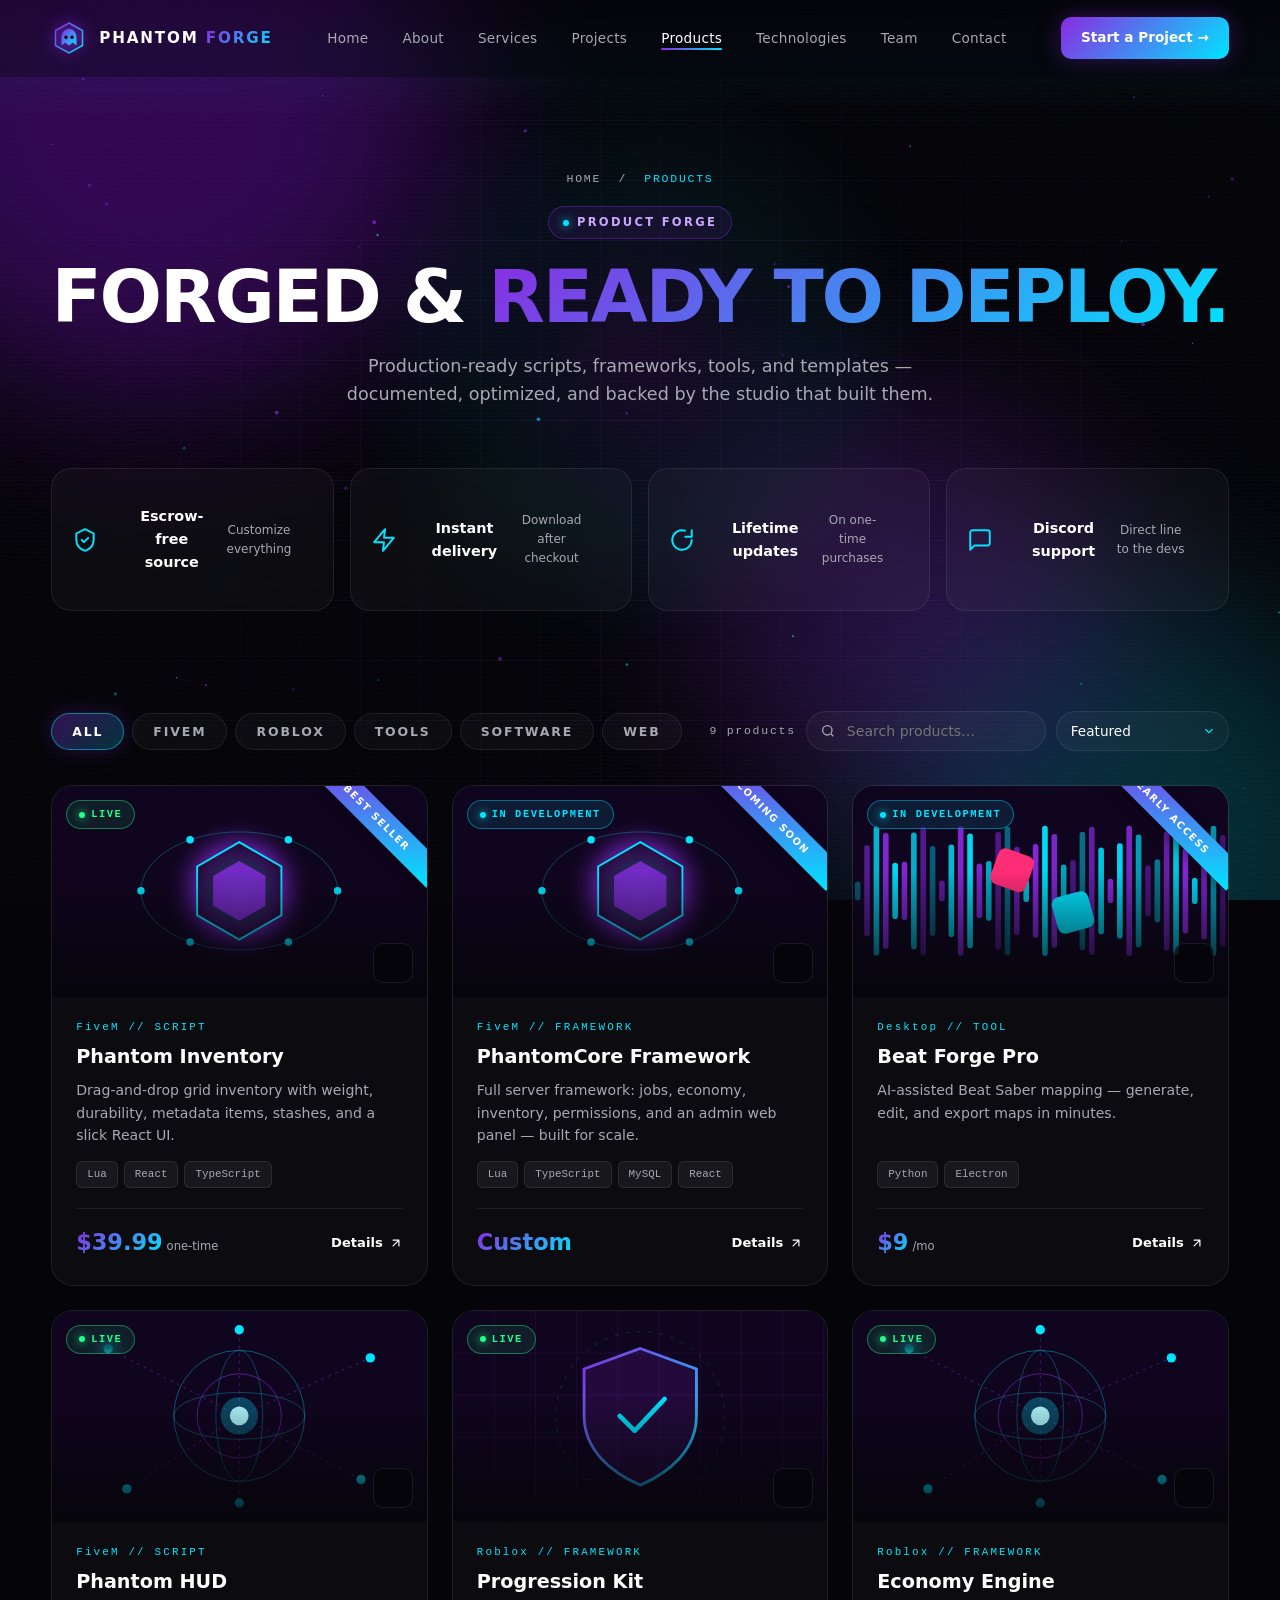
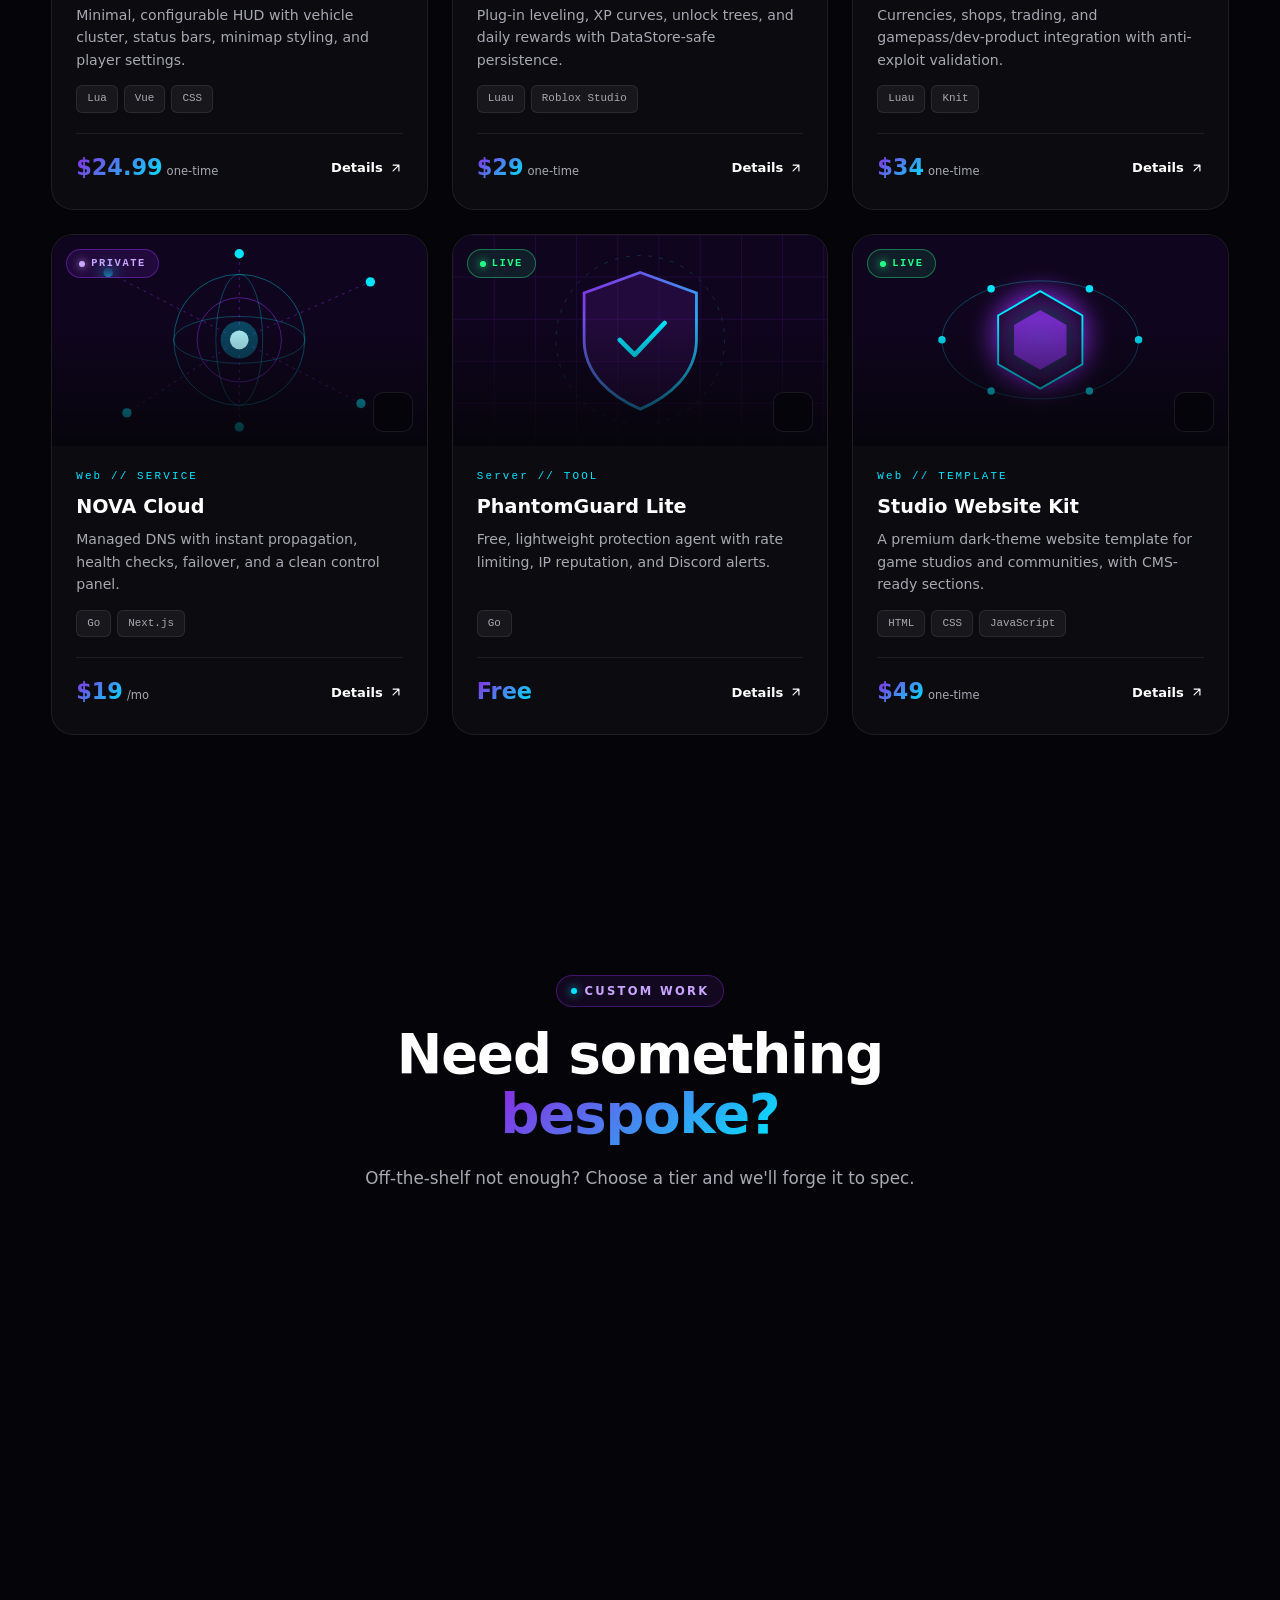
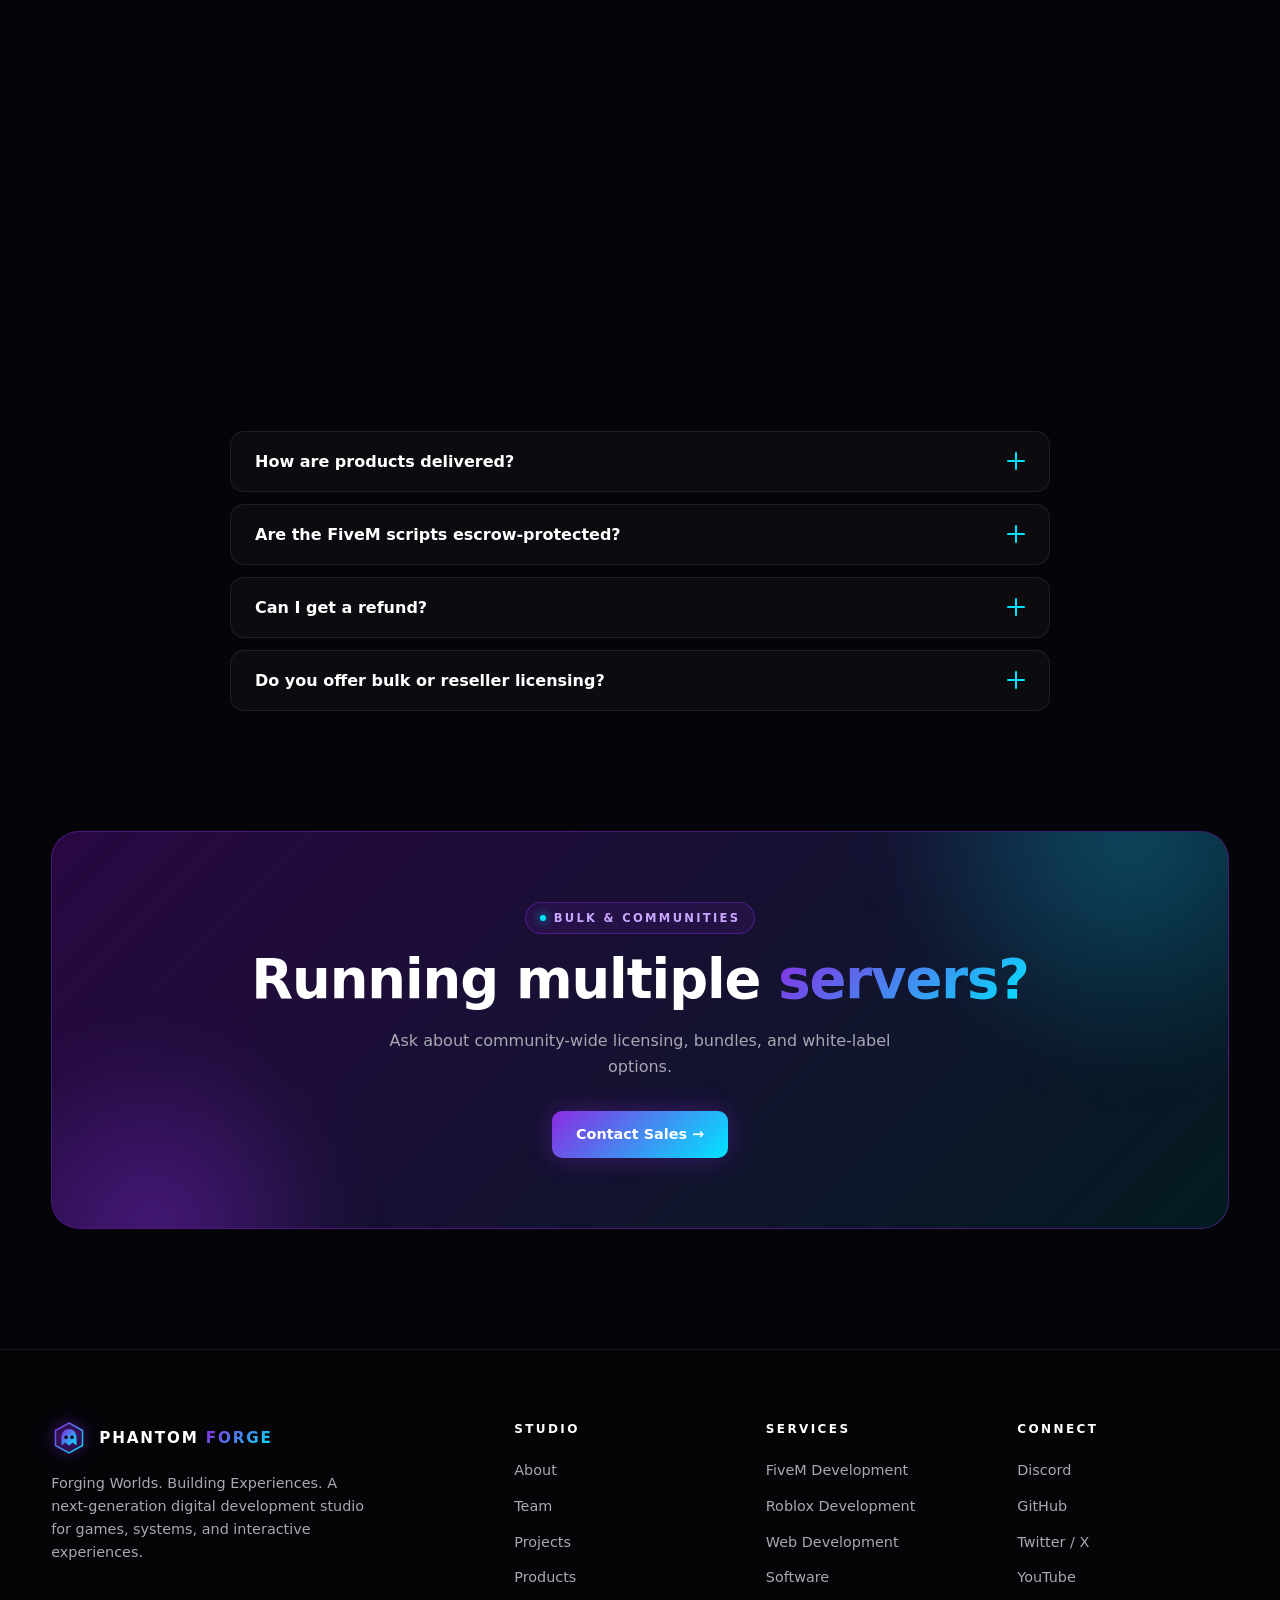
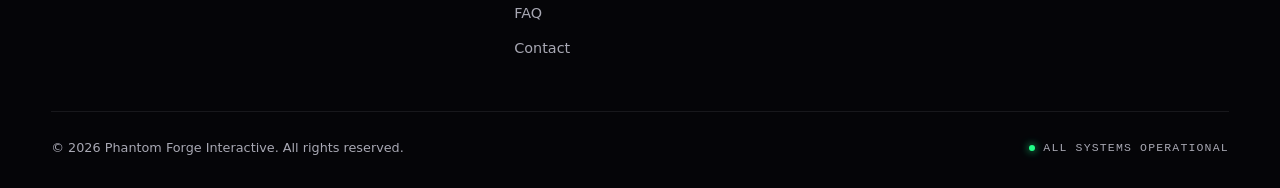
<file: products.html>
<!DOCTYPE html>
<html lang="en">
<head>
<meta charset="UTF-8" />
<meta name="viewport" content="width=device-width, initial-scale=1.0" />
<title>Products — Phantom Forge Interactive</title>
<meta name="description" content="Phantom Forge Interactive is a next-generation digital development studio creating immersive games, powerful systems, and interactive experiences." />
<link rel="stylesheet" href="assets/style.css">
</head>
<body>

<!-- ================= BACKGROUND ================= -->
<div id="bg">
  <div class="grid"></div>
  <div class="blob b1"></div>
  <div class="blob b2"></div>
  <div class="blob b3"></div>
  <canvas id="particles"></canvas>
  <div class="scan"></div>
  <div class="scanline"></div>
</div>
<div id="mouseGlow"></div>
<div class="noise"></div>

<!-- ================= NAVBAR ================= -->
<header id="header">
  <div class="container">
    <nav>
      <a href="index.html#home" class="logo" aria-label="Phantom Forge Interactive home">
        <div class="mark">
          <svg viewBox="0 0 48 48" fill="none">
            <defs><linearGradient id="lg" x1="0" y1="0" x2="1" y2="1"><stop offset="0" stop-color="#8A2BE2"/><stop offset="1" stop-color="#00E5FF"/></linearGradient></defs>
            <path d="M24 4 L42 14 V34 L24 44 L6 34 V14 Z" stroke="url(#lg)" stroke-width="2" fill="rgba(138,43,226,.12)"/>
            <path d="M24 12 C17 12 14 18 14 24 V34 L19 30 L24 34 L29 30 L34 34 V24 C34 18 31 12 24 12Z" fill="url(#lg)"/>
            <circle cx="20" cy="23" r="2.2" fill="#050509"/><circle cx="28" cy="23" r="2.2" fill="#050509"/>
          </svg>
        </div>
        <span>PHANTOM <b>FORGE</b></span>
      </a>
      <ul class="nav-links" id="navLinks">
        <li><a href="index.html#home">Home</a></li>
        <li><a href="index.html#about">About</a></li>
        <li><a href="index.html#services">Services</a></li>
        <li><a href="index.html#projects">Projects</a></li>
        <li><a href="products.html" class="active">Products</a></li>
        <li><a href="index.html#technologies">Technologies</a></li>
        <li><a href="index.html#team">Team</a></li>
        <li><a href="index.html#contact">Contact</a></li>
      </ul>
      <a href="index.html#contact" class="btn btn-primary nav-cta"><span>Start a Project →</span></a>
      <button class="hamburger" id="hamburger" aria-label="Toggle menu" aria-expanded="false">
        <span></span><span></span><span></span>
      </button>
    </nav>
  </div>
</header>
<div class="mobile-menu" id="mobileMenu">
  <a href="index.html#home">Home</a><a href="index.html#about">About</a><a href="index.html#services">Services</a><a href="index.html#projects">Projects</a>
  <a href="products.html" class="active">Products</a>
  <a href="index.html#technologies">Technologies</a><a href="index.html#team">Team</a><a href="index.html#contact">Contact</a>
  <a href="index.html#contact" class="btn btn-primary"><span>Start a Project →</span></a>
</div>

<main>
<section class="page-hero">
  <div class="container">
    <div class="crumbs reveal"><a href="index.html">HOME</a> &nbsp;/&nbsp; <span style="color:var(--cyan)">PRODUCTS</span></div>
    <span class="badge reveal">Product Forge</span>
    <h1 class="reveal">Forged &amp; <span class="grad-text">Ready to Deploy.</span></h1>
    <p class="reveal">Production-ready scripts, frameworks, tools, and templates — documented, optimized, and backed by the studio that built them.</p>
    <div class="trust">
      <div class="glass reveal"><svg viewBox="0 0 24 24"><path d="M12 2 20 6v6c0 5-3.5 8.5-8 10-4.5-1.5-8-5-8-10V6z"/><path d="m9 12 2 2 4-4"/></svg><div><b>Escrow-free source</b><small>Customize everything</small></div></div>
      <div class="glass reveal"><svg viewBox="0 0 24 24"><path d="M13 2 3 14h9l-1 8 10-12h-9l1-8z"/></svg><div><b>Instant delivery</b><small>Download after checkout</small></div></div>
      <div class="glass reveal"><svg viewBox="0 0 24 24"><path d="M21 12a9 9 0 1 1-6.2-8.56"/><path d="M21 3v6h-6"/></svg><div><b>Lifetime updates</b><small>On one-time purchases</small></div></div>
      <div class="glass reveal"><svg viewBox="0 0 24 24"><path d="M21 15a2 2 0 0 1-2 2H7l-4 4V5a2 2 0 0 1 2-2h14a2 2 0 0 1 2 2z"/></svg><div><b>Discord support</b><small>Direct line to the devs</small></div></div>
    </div>
  </div>
</section>

<section id="catalog" style="padding-top:40px">
  <div class="container">
    <div class="toolbar reveal">
      <div class="filters" id="productFilters"></div>
      <div class="toolbar-right">
        <span class="count" id="productCount"></span>
        <div class="search"><svg viewBox="0 0 24 24"><circle cx="11" cy="11" r="7"/><path d="m20 20-3.5-3.5"/></svg><input id="productSearch" type="search" placeholder="Search products…"></div>
        <select id="productSort" aria-label="Sort">
          <option value="featured">Featured</option><option value="price-asc">Price: Low → High</option><option value="price-desc">Price: High → Low</option><option value="name">Name A–Z</option>
        </select>
      </div>
    </div>
    <div class="products-grid" id="productsGrid"></div>
    <div class="empty" id="productEmpty">// no products match your search</div>
  </div>
</section>

<section id="pricing">
  <div class="container">
    <div class="section-head center reveal">
      <span class="badge">Custom Work</span>
      <h2>Need something <span class="grad-text">bespoke?</span></h2>
      <p>Off-the-shelf not enough? Choose a tier and we'll forge it to spec.</p>
    </div>
    <div class="tiers" id="tiersGrid"></div>
  </div>
</section>

<section id="product-faq" style="padding-top:0">
  <div class="container">
    <div class="section-head center reveal">
      <span class="badge">Licensing & Delivery</span>
      <h2>Product <span class="grad-text">FAQ</span></h2>
    </div>
    <div class="faq-list" id="productFaq"></div>
  </div>
</section>

<section style="padding-top:0">
  <div class="container">
    <div class="cta-banner reveal">
      <span class="badge">Bulk & Communities</span>
      <h2>Running multiple <span class="grad-text">servers?</span></h2>
      <p>Ask about community-wide licensing, bundles, and white-label options.</p>
      <a href="index.html#contact" class="btn btn-primary"><span>Contact Sales →</span></a>
    </div>
  </div>
</section>
</main>

<!-- ================= FOOTER ================= -->
<footer>
  <div class="container">
    <div class="footer-grid">
      <div>
        <a href="index.html#home" class="logo">
          <div class="mark"><svg viewBox="0 0 48 48" fill="none"><path d="M24 4 L42 14 V34 L24 44 L6 34 V14 Z" stroke="url(#lg)" stroke-width="2" fill="rgba(138,43,226,.12)"/><path d="M24 12 C17 12 14 18 14 24 V34 L19 30 L24 34 L29 30 L34 34 V24 C34 18 31 12 24 12Z" fill="url(#lg)"/><circle cx="20" cy="23" r="2.2" fill="#050509"/><circle cx="28" cy="23" r="2.2" fill="#050509"/></svg></div>
          <span>PHANTOM <b>FORGE</b></span>
        </a>
        <p>Forging Worlds. Building Experiences. A next-generation digital development studio for games, systems, and interactive experiences.</p>
      </div>
      <div><h5>Studio</h5><ul><li><a href="index.html#about">About</a></li><li><a href="index.html#team">Team</a></li><li><a href="index.html#projects">Projects</a></li><li><a href="products.html">Products</a></li><li><a href="index.html#faq">FAQ</a></li><li><a href="index.html#contact">Contact</a></li></ul></div>
      <div><h5>Services</h5><ul><li><a href="index.html#services">FiveM Development</a></li><li><a href="index.html#services">Roblox Development</a></li><li><a href="index.html#services">Web Development</a></li><li><a href="index.html#services">Software</a></li></ul></div>
      <div><h5>Connect</h5><ul id="footerSocial"></ul></div>
    </div>
    <div class="footer-bottom">
      <span>© <span id="year"></span> Phantom Forge Interactive. All rights reserved.</span>
      <span class="mono"><span class="dot" style="width:6px;height:6px;border-radius:50%;background:#22ff88;box-shadow:0 0 8px #22ff88;display:inline-block"></span> ALL SYSTEMS OPERATIONAL</span>
    </div>
  </div>
</footer>

<!-- ================= MODAL ================= -->
<div class="modal" id="modal" role="dialog" aria-modal="true" aria-hidden="true">
  <div class="modal-box" id="modalBox"></div>
</div>

<button id="toTop" aria-label="Back to top"><svg viewBox="0 0 24 24"><path d="M12 19V5M5 12l7-7 7 7"/></svg></button>
<div class="toast" id="toast"></div>

<script src="assets/config.js"></script>
<script src="assets/main.js"></script>
</body>
</html>
</file>
<file: assets/style.css>
/* ============================================================
   PHANTOM FORGE INTERACTIVE — CORE STYLES
   ============================================================ */
:root{
  --black:#050509;
  --dpurple:#10051F;
  --phantom:#6A0DAD;
  --electric:#8A2BE2;
  --cyan:#00E5FF;
  --bcyan:#00FFFF;
  --white:#FFFFFF;
  --muted:#A8A8B3;
  --glass:rgba(255,255,255,0.03);
  --glass-border:rgba(255,255,255,0.08);
  --grad:linear-gradient(135deg,var(--electric),var(--cyan));
  --font:"Inter","Segoe UI",system-ui,-apple-system,Roboto,Helvetica,Arial,sans-serif;
  --mono:"JetBrains Mono","SF Mono","Fira Code",Consolas,monospace;
  --ease:cubic-bezier(.22,1,.36,1);
}
*{margin:0;padding:0;box-sizing:border-box}
html{scroll-behavior:smooth;scroll-padding-top:90px}
body{
  font-family:var(--font);
  background:var(--black);
  color:var(--white);
  line-height:1.6;
  overflow-x:hidden;
  -webkit-font-smoothing:antialiased;
}
::selection{background:var(--electric);color:#fff}
a{color:inherit;text-decoration:none}
button{font-family:inherit;cursor:pointer;border:none;background:none;color:inherit}
img,svg{display:block;max-width:100%}
.container{width:min(1200px,92%);margin:0 auto}
section{position:relative;padding:120px 0}
@media(max-width:768px){section{padding:80px 0}}

/* ---------- scrollbar ---------- */
::-webkit-scrollbar{width:8px}
::-webkit-scrollbar-track{background:var(--black)}
::-webkit-scrollbar-thumb{background:linear-gradient(var(--phantom),var(--cyan));border-radius:8px}

/* ============================================================
   BACKGROUND LAYERS
   ============================================================ */
#bg{position:fixed;inset:0;z-index:0;pointer-events:none;overflow:hidden}
#bg .grid{
  position:absolute;inset:0;
  background-image:
    linear-gradient(rgba(138,43,226,.07) 1px,transparent 1px),
    linear-gradient(90deg,rgba(138,43,226,.07) 1px,transparent 1px);
  background-size:60px 60px;
  mask-image:radial-gradient(ellipse at center,#000 30%,transparent 80%);
  -webkit-mask-image:radial-gradient(ellipse at center,#000 30%,transparent 80%);
}
#bg .blob{position:absolute;border-radius:50%;filter:blur(90px);opacity:.45;animation:drift 22s ease-in-out infinite alternate}
#bg .b1{width:600px;height:600px;background:var(--phantom);top:-200px;left:-150px}
#bg .b2{width:500px;height:500px;background:var(--cyan);opacity:.18;bottom:-200px;right:-100px;animation-delay:-8s;animation-duration:28s}
#bg .b3{width:400px;height:400px;background:var(--electric);top:45%;left:55%;opacity:.25;animation-delay:-14s}
@keyframes drift{
  0%{transform:translate(0,0) scale(1)}
  50%{transform:translate(60px,-40px) scale(1.1)}
  100%{transform:translate(-40px,60px) scale(.95)}
}
#bg .scan{
  position:absolute;inset:0;
  background:repeating-linear-gradient(0deg,transparent 0 3px,rgba(255,255,255,.012) 3px 4px);
}
#bg .scanline{
  position:absolute;left:0;right:0;height:120px;
  background:linear-gradient(transparent,rgba(0,229,255,.04),transparent);
  animation:scan 9s linear infinite;
}
@keyframes scan{from{top:-120px}to{top:100%}}
#mouseGlow{
  position:fixed;width:600px;height:600px;border-radius:50%;
  background:radial-gradient(circle,rgba(138,43,226,.14),rgba(0,229,255,.05) 40%,transparent 70%);
  transform:translate(-50%,-50%);pointer-events:none;z-index:0;
  transition:opacity .4s;left:50%;top:40%;
}
#particles{position:absolute;inset:0}
.noise{position:fixed;inset:0;z-index:0;pointer-events:none;opacity:.035;
  background-image:url("data:image/svg+xml,%3Csvg xmlns='http://www.w3.org/2000/svg' width='200' height='200'%3E%3Cfilter id='n'%3E%3CfeTurbulence baseFrequency='.8' numOctaves='2'/%3E%3C/filter%3E%3Crect width='200' height='200' filter='url(%23n)'/%3E%3C/svg%3E")}
main,header,footer{position:relative;z-index:1}

/* ============================================================
   NAVBAR
   ============================================================ */
header{
  position:fixed;top:0;left:0;right:0;z-index:100;
  transition:background .4s,border-color .4s,padding .4s;
  border-bottom:1px solid transparent;
  backdrop-filter:blur(14px);-webkit-backdrop-filter:blur(14px);
  background:rgba(5,5,9,.35);
}
header.scrolled{background:rgba(5,5,9,.82);border-color:var(--glass-border)}
nav{display:flex;align-items:center;justify-content:space-between;height:76px}
.logo{display:flex;align-items:center;gap:12px;font-weight:800;letter-spacing:.12em;font-size:.95rem}
.logo .mark{width:36px;height:36px;position:relative}
.logo .mark svg{width:100%;height:100%;filter:drop-shadow(0 0 8px rgba(138,43,226,.8))}
.logo span b{background:var(--grad);-webkit-background-clip:text;background-clip:text;color:transparent}
.nav-links{display:flex;gap:6px;list-style:none}
.nav-links a{
  position:relative;padding:8px 14px;font-size:.85rem;color:var(--muted);
  border-radius:8px;transition:color .3s;font-weight:500;letter-spacing:.02em;
}
.nav-links a::after{
  content:"";position:absolute;left:14px;right:14px;bottom:4px;height:2px;
  background:var(--grad);border-radius:2px;transform:scaleX(0);transform-origin:left;
  transition:transform .4s var(--ease);
}
.nav-links a:hover,.nav-links a.active{color:#fff}
.nav-links a.active::after{transform:scaleX(1)}
.btn{
  display:inline-flex;align-items:center;gap:8px;padding:12px 24px;border-radius:10px;
  font-weight:600;font-size:.9rem;position:relative;overflow:hidden;
  transition:transform .3s var(--ease),box-shadow .3s;
}
.btn-primary{background:var(--grad);color:#fff;box-shadow:0 0 24px rgba(138,43,226,.35)}
.btn-primary::before{
  content:"";position:absolute;inset:0;background:linear-gradient(135deg,var(--cyan),var(--electric));
  opacity:0;transition:opacity .4s;
}
.btn-primary span{position:relative;z-index:1}
.btn-primary:hover{transform:translateY(-2px);box-shadow:0 0 40px rgba(0,229,255,.4)}
.btn-primary:hover::before{opacity:1}
.btn-ghost{border:1px solid var(--glass-border);background:var(--glass);color:#fff;backdrop-filter:blur(8px)}
.btn-ghost:hover{border-color:rgba(0,229,255,.5);box-shadow:0 0 24px rgba(0,229,255,.15);transform:translateY(-2px)}
.nav-cta{padding:10px 20px;font-size:.85rem}
.hamburger{display:none;flex-direction:column;gap:5px;padding:8px;width:40px;height:40px;justify-content:center;align-items:center;border-radius:8px;border:1px solid var(--glass-border)}
.hamburger span{display:block;width:20px;height:2px;background:#fff;transition:.35s var(--ease)}
.hamburger.open span:nth-child(1){transform:translateY(7px) rotate(45deg)}
.hamburger.open span:nth-child(2){opacity:0;transform:scaleX(0)}
.hamburger.open span:nth-child(3){transform:translateY(-7px) rotate(-45deg)}
.mobile-menu{
  position:fixed;inset:76px 0 0 0;background:rgba(5,5,9,.96);backdrop-filter:blur(20px);
  display:flex;flex-direction:column;align-items:center;justify-content:center;gap:8px;
  opacity:0;pointer-events:none;transform:translateY(-10px);transition:.4s var(--ease);z-index:99;
}
.mobile-menu.open{opacity:1;pointer-events:auto;transform:none}
.mobile-menu a{font-size:1.5rem;font-weight:600;padding:12px 30px;color:var(--muted);transition:.3s}
.mobile-menu a:hover,.mobile-menu a.active{color:#fff;text-shadow:0 0 20px var(--cyan)}
.mobile-menu .btn{margin-top:20px}
@media(max-width:960px){
  .nav-links,.nav-cta{display:none}
  .hamburger{display:flex}
}

/* ============================================================
   SHARED COMPONENTS
   ============================================================ */
.badge{
  display:inline-flex;align-items:center;gap:8px;padding:6px 14px;border-radius:100px;
  font-size:.72rem;letter-spacing:.2em;font-weight:600;text-transform:uppercase;
  border:1px solid rgba(138,43,226,.4);background:rgba(138,43,226,.1);color:#c9a6ff;
}
.badge::before{content:"";width:6px;height:6px;border-radius:50%;background:var(--cyan);box-shadow:0 0 10px var(--cyan)}
.section-head{max-width:760px;margin-bottom:64px}
.section-head.center{text-align:center;margin-left:auto;margin-right:auto}
.section-head h2{
  font-size:clamp(2rem,4.5vw,3.4rem);line-height:1.1;font-weight:800;letter-spacing:-.02em;margin:18px 0 20px;
}
.section-head p{color:var(--muted);font-size:1.05rem}
.grad-text{background:var(--grad);-webkit-background-clip:text;background-clip:text;color:transparent}
.glass{
  background:var(--glass);border:1px solid var(--glass-border);border-radius:20px;
  backdrop-filter:blur(12px);-webkit-backdrop-filter:blur(12px);
}
.reveal{opacity:0;transform:translateY(32px);transition:opacity .9s var(--ease),transform .9s var(--ease)}
.reveal.in{opacity:1;transform:none}
.divider{height:1px;background:linear-gradient(90deg,transparent,rgba(138,43,226,.5),rgba(0,229,255,.5),transparent)}

/* ============================================================
   HERO
   ============================================================ */
#home{min-height:100vh;display:flex;align-items:center;padding-top:140px;padding-bottom:80px}
.hero-grid{display:grid;grid-template-columns:1.1fr 1fr;gap:60px;align-items:center}
.hero h1{
  font-size:clamp(2.6rem,6vw,5.2rem);line-height:1.02;font-weight:900;letter-spacing:-.03em;
  margin:28px 0 28px;text-transform:uppercase;
}
.hero h1 .grad-text{filter:drop-shadow(0 0 22px rgba(138,43,226,.5))}
.hero p{color:var(--muted);font-size:1.15rem;max-width:560px;margin-bottom:38px}
.hero-actions{display:flex;gap:14px;flex-wrap:wrap;margin-bottom:38px}
.status{
  display:inline-flex;align-items:center;gap:10px;font-family:var(--mono);font-size:.75rem;letter-spacing:.15em;
  color:var(--muted);padding:8px 14px;border:1px solid var(--glass-border);border-radius:8px;background:rgba(0,0,0,.3);
}
.status .dot{width:8px;height:8px;border-radius:50%;background:#22ff88;box-shadow:0 0 12px #22ff88;animation:pulse 1.8s infinite}
@keyframes pulse{0%,100%{opacity:1;transform:scale(1)}50%{opacity:.5;transform:scale(.75)}}
.status b{color:#fff}

/* ---------- hero visual ---------- */
.hero-visual{position:relative;aspect-ratio:1;max-width:560px;margin:0 auto;width:100%}
.hero-visual svg{width:100%;height:100%;overflow:visible}
.forge-core{animation:corePulse 4s ease-in-out infinite;transform-origin:center}
@keyframes corePulse{0%,100%{transform:scale(1);opacity:.95}50%{transform:scale(1.06);opacity:1}}
.ring{transform-origin:center;animation:spin 30s linear infinite}
.ring.r2{animation-duration:45s;animation-direction:reverse}
.ring.r3{animation-duration:70s}
@keyframes spin{to{transform:rotate(360deg)}}
.frag{transform-origin:center;animation:floaty 6s ease-in-out infinite}
.frag:nth-child(2){animation-delay:-1s;animation-duration:7s}
.frag:nth-child(3){animation-delay:-2.5s;animation-duration:8s}
.frag:nth-child(4){animation-delay:-4s;animation-duration:6.5s}
.frag:nth-child(5){animation-delay:-3s;animation-duration:9s}
.frag:nth-child(6){animation-delay:-5s;animation-duration:7.5s}
@keyframes floaty{0%,100%{transform:translateY(0) rotate(0)}50%{transform:translateY(-14px) rotate(6deg)}}
.hud-text{font-family:var(--mono);font-size:9px;fill:var(--cyan);opacity:.7;letter-spacing:2px}
.hero-visual .glow{position:absolute;inset:15%;border-radius:50%;background:radial-gradient(circle,rgba(138,43,226,.35),rgba(0,229,255,.12) 45%,transparent 70%);filter:blur(30px);animation:corePulse 4s ease-in-out infinite}
.float-card{
  position:absolute;padding:12px 16px;border-radius:12px;font-family:var(--mono);font-size:.7rem;
  display:flex;align-items:center;gap:10px;animation:floaty 7s ease-in-out infinite;white-space:nowrap;
}
.float-card .dot{width:8px;height:8px;border-radius:50%}
.fc1{top:8%;left:-4%;animation-delay:-2s}
.fc2{bottom:12%;right:-6%;animation-delay:-4s}
.fc3{top:45%;right:-10%;animation-delay:-1s}
@media(max-width:960px){
  .hero-grid{grid-template-columns:1fr;text-align:center}
  .hero p{margin-inline:auto}
  .hero-actions{justify-content:center}
  .hero-visual{max-width:420px;margin-top:40px}
  .fc1{left:0}.fc2,.fc3{right:0}
}

/* ============================================================
   STATS
   ============================================================ */
#stats{padding:0 0 100px}
.stats-grid{display:grid;grid-template-columns:repeat(4,1fr);gap:1px;background:var(--glass-border);border:1px solid var(--glass-border);border-radius:20px;overflow:hidden}
.stat{background:rgba(5,5,9,.7);padding:40px 30px;text-align:center;position:relative;transition:background .4s}
.stat:hover{background:rgba(138,43,226,.08)}
.stat::before{content:"";position:absolute;top:0;left:20%;right:20%;height:1px;background:var(--grad);opacity:0;transition:opacity .4s}
.stat:hover::before{opacity:1}
.stat .num{font-size:clamp(2.2rem,4vw,3.2rem);font-weight:900;letter-spacing:-.03em;background:var(--grad);-webkit-background-clip:text;background-clip:text;color:transparent}
.stat .lbl{color:var(--muted);font-size:.8rem;letter-spacing:.2em;text-transform:uppercase;margin-top:6px}
@media(max-width:768px){.stats-grid{grid-template-columns:repeat(2,1fr)}}

/* ============================================================
   ABOUT
   ============================================================ */
.about-grid{display:grid;grid-template-columns:1fr 1fr;gap:70px;align-items:center}
.about-grid p.lead{color:var(--muted);font-size:1.05rem;margin-bottom:36px}
.value-grid{display:grid;grid-template-columns:1fr 1fr;gap:16px}
.value{padding:24px;transition:transform .4s var(--ease),border-color .4s,box-shadow .4s}
.value:hover{transform:translateY(-4px);border-color:rgba(0,229,255,.35);box-shadow:0 20px 40px rgba(0,0,0,.4),0 0 30px rgba(138,43,226,.15)}
.value .ic{width:40px;height:40px;border-radius:10px;display:grid;place-items:center;background:rgba(138,43,226,.15);border:1px solid rgba(138,43,226,.3);margin-bottom:14px}
.value .ic svg{width:20px;height:20px;stroke:var(--cyan);fill:none;stroke-width:1.8;stroke-linecap:round;stroke-linejoin:round}
.value h4{font-size:1rem;margin-bottom:6px}
.value p{color:var(--muted);font-size:.88rem}
.about-visual{position:relative;aspect-ratio:1;max-width:520px;margin:0 auto;width:100%}
.about-visual svg{width:100%;height:100%;overflow:visible}
.about-visual .pane{transform-origin:center;animation:floaty 8s ease-in-out infinite}
.about-visual .pane:nth-child(2){animation-delay:-3s}
.about-visual .pane:nth-child(3){animation-delay:-5.5s}
.code-line{stroke:var(--cyan);stroke-width:2;stroke-linecap:round;opacity:.5;stroke-dasharray:60;animation:dash 3s linear infinite}
@keyframes dash{to{stroke-dashoffset:-120}}
@media(max-width:960px){.about-grid{grid-template-columns:1fr}.about-visual{max-width:400px}}
@media(max-width:520px){.value-grid{grid-template-columns:1fr}}

/* ============================================================
   SERVICES
   ============================================================ */
.services-grid{display:grid;grid-template-columns:repeat(3,1fr);gap:22px}
.service{
  position:relative;padding:36px 30px;border-radius:20px;overflow:hidden;
  background:var(--glass);border:1px solid var(--glass-border);
  transition:transform .5s var(--ease),box-shadow .5s,border-color .5s;
}
.service::before{ /* animated border */
  content:"";position:absolute;inset:-1px;border-radius:21px;padding:1px;
  background:conic-gradient(from var(--a,0deg),transparent 0 70%,var(--electric) 85%,var(--cyan) 95%,transparent 100%);
  -webkit-mask:linear-gradient(#000 0 0) content-box,linear-gradient(#000 0 0);
  -webkit-mask-composite:xor;mask-composite:exclude;
  opacity:0;transition:opacity .5s;
}
@property --a{syntax:"<angle>";initial-value:0deg;inherits:false}
.service:hover::before{opacity:1;animation:rot 3s linear infinite}
@keyframes rot{to{--a:360deg}}
.service::after{
  content:"";position:absolute;width:220px;height:220px;border-radius:50%;top:-80px;right:-80px;
  background:radial-gradient(circle,rgba(0,229,255,.18),transparent 70%);opacity:0;transition:opacity .5s;
}
.service:hover{transform:translateY(-8px);box-shadow:0 30px 60px rgba(0,0,0,.5),0 0 40px rgba(138,43,226,.2);border-color:rgba(138,43,226,.4)}
.service:hover::after{opacity:1}
.service .ic{
  width:56px;height:56px;border-radius:14px;display:grid;place-items:center;margin-bottom:22px;
  background:linear-gradient(135deg,rgba(138,43,226,.25),rgba(0,229,255,.1));border:1px solid rgba(138,43,226,.4);
  transition:transform .5s var(--ease),box-shadow .5s;
}
.service .ic svg{width:26px;height:26px;stroke:#fff;fill:none;stroke-width:1.6;stroke-linecap:round;stroke-linejoin:round;transition:.5s}
.service:hover .ic{transform:rotate(-8deg) scale(1.1);box-shadow:0 0 30px rgba(0,229,255,.35)}
.service:hover .ic svg{stroke:var(--cyan)}
.service h3{font-size:1.2rem;margin-bottom:10px}
.service p{color:var(--muted);font-size:.92rem;margin-bottom:20px}
.service .more{font-size:.82rem;font-weight:600;color:var(--cyan);display:inline-flex;align-items:center;gap:6px;letter-spacing:.05em}
.service .more svg{width:14px;height:14px;transition:transform .3s}
.service:hover .more svg{transform:translateX(5px)}
.service .idx{position:absolute;top:24px;right:26px;font-family:var(--mono);font-size:.7rem;color:rgba(255,255,255,.2)}
@media(max-width:960px){.services-grid{grid-template-columns:repeat(2,1fr)}}
@media(max-width:600px){.services-grid{grid-template-columns:1fr}}

/* ============================================================
   PROJECTS
   ============================================================ */
.filters{display:flex;gap:8px;flex-wrap:wrap;justify-content:center;margin-bottom:50px}
.filter{
  padding:10px 20px;border-radius:100px;font-size:.78rem;letter-spacing:.15em;font-weight:600;
  border:1px solid var(--glass-border);color:var(--muted);transition:.3s;background:var(--glass);
}
.filter:hover{color:#fff;border-color:rgba(138,43,226,.5)}
.filter.active{color:#fff;background:linear-gradient(135deg,rgba(138,43,226,.35),rgba(0,229,255,.2));border-color:rgba(0,229,255,.5);box-shadow:0 0 20px rgba(138,43,226,.25)}
.projects-grid{display:grid;grid-template-columns:repeat(2,1fr);gap:26px}
.project{
  border-radius:22px;overflow:hidden;background:var(--glass);border:1px solid var(--glass-border);
  cursor:pointer;transition:transform .5s var(--ease),box-shadow .5s,border-color .5s,opacity .4s;
  display:flex;flex-direction:column;
}
.project.hide{display:none}
.project:hover{transform:translateY(-8px);border-color:rgba(0,229,255,.35);box-shadow:0 30px 70px rgba(0,0,0,.5),0 0 40px rgba(138,43,226,.2)}
.project .media{position:relative;aspect-ratio:16/9;overflow:hidden;background:var(--dpurple)}
.project .media img,.project .media video{width:100%;height:100%;object-fit:cover;transition:transform .8s var(--ease)}
.project:hover .media img,.project:hover .media video{transform:scale(1.06)}
.project .media .art{position:absolute;inset:0;display:grid;place-items:center;transition:transform .8s var(--ease)}
.project:hover .media .art{transform:scale(1.05)}
.project .media::after{content:"";position:absolute;inset:0;background:linear-gradient(180deg,transparent 40%,rgba(5,5,9,.9))}
.project .media .status-badge{position:absolute;top:16px;left:16px;z-index:2}
.status-badge{
  display:inline-flex;align-items:center;gap:6px;padding:5px 12px;border-radius:100px;font-family:var(--mono);
  font-size:.65rem;letter-spacing:.15em;font-weight:700;backdrop-filter:blur(8px);border:1px solid;
}
.status-badge::before{content:"";width:6px;height:6px;border-radius:50%;background:currentColor;box-shadow:0 0 8px currentColor}
.status-badge.live{color:#22ff88;border-color:rgba(34,255,136,.4);background:rgba(34,255,136,.1)}
.status-badge.dev{color:var(--cyan);border-color:rgba(0,229,255,.4);background:rgba(0,229,255,.1)}
.status-badge.private{color:#c9a6ff;border-color:rgba(138,43,226,.5);background:rgba(138,43,226,.15)}
.status-badge.archived{color:var(--muted);border-color:rgba(168,168,179,.3);background:rgba(168,168,179,.08)}
.project .body{padding:26px 28px 28px;flex:1;display:flex;flex-direction:column}
.project .cat{font-family:var(--mono);font-size:.7rem;letter-spacing:.2em;color:var(--cyan);margin-bottom:8px}
.project h3{font-size:1.4rem;margin-bottom:8px}
.project p{color:var(--muted);font-size:.92rem;margin-bottom:18px;flex:1}
.tags{display:flex;flex-wrap:wrap;gap:6px;margin-bottom:20px}
.tag{font-family:var(--mono);font-size:.68rem;padding:4px 10px;border-radius:6px;background:rgba(255,255,255,.05);border:1px solid var(--glass-border);color:var(--muted)}
.project .view{display:inline-flex;align-items:center;gap:8px;font-size:.85rem;font-weight:600;color:#fff}
.project .view svg{width:16px;height:16px;transition:transform .3s}
.project:hover .view svg{transform:translate(3px,-3px)}
.project .logo-mini{width:44px;height:44px;border-radius:12px;display:grid;place-items:center;background:rgba(5,5,9,.7);border:1px solid var(--glass-border);position:absolute;bottom:16px;right:16px;z-index:2;font-weight:900;font-size:1.1rem}
@media(max-width:768px){.projects-grid{grid-template-columns:1fr}}

/* ---------- project art placeholders (SVG-based) ---------- */
.art svg{width:100%;height:100%}

/* ============================================================
   MODAL
   ============================================================ */
.modal{
  position:fixed;inset:0;z-index:200;display:grid;place-items:center;padding:20px;
  background:rgba(5,5,9,.8);backdrop-filter:blur(16px);-webkit-backdrop-filter:blur(16px);
  opacity:0;pointer-events:none;transition:opacity .4s;
}
.modal.open{opacity:1;pointer-events:auto}
.modal-box{
  width:min(1000px,100%);max-height:92vh;overflow-y:auto;border-radius:26px;position:relative;
  background:linear-gradient(180deg,rgba(16,5,31,.95),rgba(5,5,9,.98));border:1px solid rgba(138,43,226,.35);
  box-shadow:0 40px 100px rgba(0,0,0,.7),0 0 80px rgba(138,43,226,.2);
  transform:translateY(30px) scale(.96);transition:transform .5s var(--ease);
}
.modal.open .modal-box{transform:none}
.modal-close{
  position:absolute;top:18px;right:18px;z-index:5;width:42px;height:42px;border-radius:50%;display:grid;place-items:center;
  background:rgba(5,5,9,.7);border:1px solid var(--glass-border);transition:.3s;
}
.modal-close:hover{border-color:var(--cyan);box-shadow:0 0 20px rgba(0,229,255,.3);transform:rotate(90deg)}
.modal-close svg{width:18px;height:18px;stroke:#fff;stroke-width:2;fill:none;stroke-linecap:round}
.modal-media{position:relative;aspect-ratio:21/9;overflow:hidden;border-radius:26px 26px 0 0;background:var(--dpurple)}
.modal-media img,.modal-media video{width:100%;height:100%;object-fit:cover}
.modal-media .art{position:absolute;inset:0;display:grid;place-items:center}
.modal-media::after{content:"";position:absolute;inset:0;background:linear-gradient(180deg,transparent 30%,rgba(10,3,20,1))}
.modal-head{display:flex;align-items:flex-end;gap:20px;padding:0 40px;margin-top:-50px;position:relative;z-index:2}
.modal-logo{width:84px;height:84px;border-radius:20px;display:grid;place-items:center;font-size:2rem;font-weight:900;background:linear-gradient(135deg,var(--phantom),var(--electric));border:1px solid rgba(255,255,255,.15);box-shadow:0 10px 40px rgba(138,43,226,.5);flex-shrink:0}
.modal-head h2{font-size:2rem;letter-spacing:-.02em;line-height:1.1}
.modal-head .cat{font-family:var(--mono);font-size:.72rem;letter-spacing:.2em;color:var(--cyan);margin-bottom:4px}
.modal-body{padding:30px 40px 40px;display:grid;grid-template-columns:1.5fr 1fr;gap:40px}
.modal-body h4{font-size:.75rem;letter-spacing:.2em;text-transform:uppercase;color:var(--muted);margin:26px 0 12px}
.modal-body h4:first-child{margin-top:0}
.modal-body p{color:#d7d7de;font-size:.98rem}
.features{list-style:none;display:grid;gap:10px}
.features li{display:flex;gap:10px;font-size:.92rem;color:#d7d7de}
.features li::before{content:"";width:16px;height:16px;flex-shrink:0;margin-top:3px;border-radius:4px;background:var(--grad);clip-path:polygon(14% 44%,0 65%,50% 100%,100% 16%,80% 0%,43% 62%)}
.modal-links{display:flex;flex-direction:column;gap:10px}
.modal-links a{display:flex;align-items:center;justify-content:space-between;padding:12px 16px;border-radius:10px;border:1px solid var(--glass-border);background:var(--glass);font-size:.88rem;transition:.3s}
.modal-links a:hover{border-color:var(--cyan);background:rgba(0,229,255,.06)}
.modal-links a svg{width:14px;height:14px;stroke:var(--cyan);fill:none;stroke-width:2}
@media(max-width:768px){
  .modal-body{grid-template-columns:1fr;padding:24px}
  .modal-head{padding:0 24px;flex-direction:column;align-items:flex-start}
  .modal-head h2{font-size:1.5rem}
}

/* ============================================================
   TECHNOLOGIES
   ============================================================ */
.tech-grid{display:grid;grid-template-columns:repeat(6,1fr);gap:16px}
.tech{
  padding:26px 14px;text-align:center;border-radius:16px;background:var(--glass);border:1px solid var(--glass-border);
  transition:transform .4s var(--ease),border-color .4s,box-shadow .4s;position:relative;overflow:hidden;
}
.tech::after{content:"";position:absolute;inset:0;background:radial-gradient(circle at 50% 0%,rgba(0,229,255,.15),transparent 70%);opacity:0;transition:.4s}
.tech:hover{transform:translateY(-6px);border-color:rgba(0,229,255,.4);box-shadow:0 20px 40px rgba(0,0,0,.4)}
.tech:hover::after{opacity:1}
.tech .glyph{width:46px;height:46px;margin:0 auto 14px;border-radius:12px;display:grid;place-items:center;font-weight:900;font-size:.9rem;font-family:var(--mono);color:#fff;position:relative;z-index:1;transition:.4s}
.tech:hover .glyph{transform:scale(1.1) rotate(-4deg);box-shadow:0 0 24px rgba(138,43,226,.5)}
.tech .name{font-size:.85rem;font-weight:600;position:relative;z-index:1}
.tech .kind{font-size:.68rem;color:var(--muted);letter-spacing:.1em;text-transform:uppercase;margin-top:3px;position:relative;z-index:1}
.marquee{overflow:hidden;margin-top:60px;mask-image:linear-gradient(90deg,transparent,#000 15%,#000 85%,transparent);-webkit-mask-image:linear-gradient(90deg,transparent,#000 15%,#000 85%,transparent)}
.marquee-track{display:flex;gap:40px;width:max-content;animation:marquee 30s linear infinite;font-family:var(--mono);font-size:.8rem;letter-spacing:.3em;color:rgba(255,255,255,.3)}
.marquee:hover .marquee-track{animation-play-state:paused}
@keyframes marquee{to{transform:translateX(-50%)}}
@media(max-width:960px){.tech-grid{grid-template-columns:repeat(4,1fr)}}
@media(max-width:600px){.tech-grid{grid-template-columns:repeat(2,1fr)}}

/* ============================================================
   TEAM
   ============================================================ */
.team-grid{display:grid;grid-template-columns:repeat(3,1fr);gap:24px}
.member{padding:32px;text-align:center;transition:transform .4s var(--ease),border-color .4s,box-shadow .4s;position:relative;overflow:hidden}
.member:hover{transform:translateY(-6px);border-color:rgba(138,43,226,.5);box-shadow:0 30px 60px rgba(0,0,0,.4),0 0 40px rgba(138,43,226,.15)}
.avatar{
  width:96px;height:96px;border-radius:50%;margin:0 auto 20px;display:grid;place-items:center;font-size:1.8rem;font-weight:900;
  background:linear-gradient(135deg,var(--phantom),var(--electric));position:relative;
}
.avatar::before{content:"";position:absolute;inset:-4px;border-radius:50%;border:2px solid transparent;border-top-color:var(--cyan);border-bottom-color:var(--electric);animation:spin 6s linear infinite}
.avatar img{width:100%;height:100%;border-radius:50%;object-fit:cover}
.member h4{font-size:1.15rem;margin-bottom:4px}
.member .role{font-family:var(--mono);font-size:.72rem;letter-spacing:.15em;color:var(--cyan);margin-bottom:14px}
.member p{color:var(--muted);font-size:.88rem;margin-bottom:18px}
.socials{display:flex;justify-content:center;gap:8px}
.socials a{width:36px;height:36px;border-radius:10px;display:grid;place-items:center;border:1px solid var(--glass-border);background:var(--glass);transition:.3s}
.socials a svg{width:16px;height:16px;stroke:var(--muted);fill:none;stroke-width:1.8;stroke-linecap:round;stroke-linejoin:round}
.socials a:hover{border-color:var(--cyan);box-shadow:0 0 16px rgba(0,229,255,.25)}
.socials a:hover svg{stroke:#fff}
@media(max-width:960px){.team-grid{grid-template-columns:repeat(2,1fr)}}
@media(max-width:600px){.team-grid{grid-template-columns:1fr}}

/* ============================================================
   CONTACT
   ============================================================ */
.contact-grid{display:grid;grid-template-columns:1fr 1.2fr;gap:50px;align-items:start}
.contact-info h2{font-size:clamp(2rem,4vw,3rem);line-height:1.1;letter-spacing:-.02em;margin:18px 0 20px}
.contact-info p{color:var(--muted);margin-bottom:30px}
.contact-items{display:grid;gap:14px}
.contact-item{display:flex;gap:16px;align-items:center;padding:18px 20px;transition:.3s}
.contact-item:hover{border-color:rgba(0,229,255,.35)}
.contact-item .ic{width:44px;height:44px;border-radius:12px;display:grid;place-items:center;background:rgba(138,43,226,.15);border:1px solid rgba(138,43,226,.3);flex-shrink:0}
.contact-item .ic svg{width:20px;height:20px;stroke:var(--cyan);fill:none;stroke-width:1.8;stroke-linecap:round;stroke-linejoin:round}
.contact-item small{display:block;color:var(--muted);font-size:.72rem;letter-spacing:.15em;text-transform:uppercase}
.contact-item span{font-weight:600;font-size:.95rem}
.form{padding:40px}
.form-row{display:grid;grid-template-columns:1fr 1fr;gap:16px}
.field{margin-bottom:18px;position:relative}
.field label{display:block;font-size:.72rem;letter-spacing:.15em;text-transform:uppercase;color:var(--muted);margin-bottom:8px}
.field input,.field select,.field textarea{
  width:100%;padding:14px 16px;border-radius:10px;background:rgba(5,5,9,.6);border:1px solid var(--glass-border);
  color:#fff;font-family:inherit;font-size:.95rem;transition:.3s;outline:none;
}
.field select option{background:#10051F}
.field textarea{resize:vertical;min-height:130px}
.field input:focus,.field select:focus,.field textarea:focus{border-color:var(--cyan);box-shadow:0 0 0 3px rgba(0,229,255,.12),0 0 20px rgba(0,229,255,.1)}
.form .btn{width:100%;justify-content:center;padding:16px;font-size:1rem}
.form-note{font-size:.78rem;color:var(--muted);text-align:center;margin-top:14px;font-family:var(--mono)}
.form-success{display:none;text-align:center;padding:40px 20px}
.form-success.show{display:block}
.form-success .ok{width:70px;height:70px;border-radius:50%;margin:0 auto 20px;display:grid;place-items:center;background:var(--grad);box-shadow:0 0 40px rgba(0,229,255,.4)}
.form-success .ok svg{width:32px;height:32px;stroke:#fff;fill:none;stroke-width:3;stroke-linecap:round;stroke-linejoin:round}
@media(max-width:960px){.contact-grid{grid-template-columns:1fr}}
@media(max-width:600px){.form-row{grid-template-columns:1fr}.form{padding:26px}}

/* ============================================================
   CTA BANNER
   ============================================================ */
.cta-banner{
  position:relative;padding:70px 50px;border-radius:28px;overflow:hidden;text-align:center;
  background:linear-gradient(135deg,rgba(106,13,173,.35),rgba(0,229,255,.1));border:1px solid rgba(138,43,226,.4);
}
.cta-banner::before{content:"";position:absolute;width:500px;height:500px;border-radius:50%;background:radial-gradient(circle,rgba(0,229,255,.25),transparent 70%);top:-250px;right:-150px;filter:blur(30px)}
.cta-banner::after{content:"";position:absolute;width:400px;height:400px;border-radius:50%;background:radial-gradient(circle,rgba(138,43,226,.4),transparent 70%);bottom:-200px;left:-100px;filter:blur(30px)}
.cta-banner *{position:relative;z-index:1}
.cta-banner h2{font-size:clamp(2rem,4.5vw,3.4rem);letter-spacing:-.02em;line-height:1.1;margin:16px 0 18px}
.cta-banner p{color:var(--muted);max-width:560px;margin:0 auto 32px}

/* ============================================================
   FOOTER
   ============================================================ */
footer{border-top:1px solid var(--glass-border);padding:70px 0 30px;background:rgba(5,5,9,.6)}
.footer-grid{display:grid;grid-template-columns:2fr 1fr 1fr 1fr;gap:40px;margin-bottom:50px}
.footer-grid p{color:var(--muted);font-size:.9rem;max-width:320px;margin-top:16px}
.footer-grid h5{font-size:.75rem;letter-spacing:.2em;text-transform:uppercase;color:#fff;margin-bottom:18px}
.footer-grid ul{list-style:none;display:grid;gap:10px}
.footer-grid ul a{color:var(--muted);font-size:.9rem;transition:.3s}
.footer-grid ul a:hover{color:var(--cyan);padding-left:4px}
.footer-bottom{display:flex;justify-content:space-between;align-items:center;flex-wrap:wrap;gap:14px;padding-top:26px;border-top:1px solid var(--glass-border);font-size:.8rem;color:var(--muted)}
.footer-bottom .mono{font-family:var(--mono);font-size:.72rem;letter-spacing:.1em;display:flex;align-items:center;gap:8px}
@media(max-width:960px){.footer-grid{grid-template-columns:1fr 1fr}}
@media(max-width:600px){.footer-grid{grid-template-columns:1fr}}

/* ---------- back to top ---------- */
#toTop{
  position:fixed;bottom:28px;right:28px;z-index:90;width:46px;height:46px;border-radius:12px;display:grid;place-items:center;
  background:rgba(5,5,9,.8);border:1px solid var(--glass-border);backdrop-filter:blur(8px);
  opacity:0;pointer-events:none;transform:translateY(10px);transition:.4s;
}
#toTop.show{opacity:1;pointer-events:auto;transform:none}
#toTop:hover{border-color:var(--cyan);box-shadow:0 0 20px rgba(0,229,255,.3)}
#toTop svg{width:18px;height:18px;stroke:#fff;fill:none;stroke-width:2;stroke-linecap:round;stroke-linejoin:round}

/* ---------- toast ---------- */
.toast{position:fixed;bottom:28px;left:50%;transform:translate(-50%,20px);z-index:300;padding:14px 22px;border-radius:12px;font-size:.88rem;opacity:0;pointer-events:none;transition:.4s var(--ease);border:1px solid rgba(0,229,255,.4);background:rgba(5,5,9,.9);backdrop-filter:blur(10px);box-shadow:0 0 30px rgba(0,229,255,.2)}
.toast.show{opacity:1;transform:translate(-50%,0)}

@media(prefers-reduced-motion:reduce){
  *,*::before,*::after{animation-duration:.01ms!important;animation-iteration-count:1!important;transition-duration:.01ms!important}
}

/* ============================================================
   NEW: FORGE LOG TICKER
   ============================================================ */
.forge-log{margin-top:22px;font-family:var(--mono);font-size:.74rem;color:var(--cyan);opacity:.8;min-height:1.2em;letter-spacing:.03em}
.forge-log.flash{animation:flash .6s var(--ease)}
@keyframes flash{from{opacity:0;transform:translateY(6px)}to{opacity:.8;transform:none}}
@media(max-width:960px){.forge-log{text-align:center}}

/* ============================================================
   NEW: PROCESS
   ============================================================ */
.process-grid{display:grid;grid-template-columns:repeat(5,1fr);gap:18px;position:relative}
.process-grid::before{content:"";position:absolute;top:34px;left:6%;right:6%;height:1px;background:linear-gradient(90deg,transparent,var(--electric),var(--cyan),transparent);opacity:.5}
.step{position:relative;padding:0 8px;text-align:center}
.step-num{width:68px;height:68px;margin:0 auto 20px;border-radius:50%;display:grid;place-items:center;font-family:var(--mono);font-weight:700;color:#fff;
  background:var(--dpurple);border:1px solid rgba(138,43,226,.5);box-shadow:0 0 0 8px var(--black),0 0 30px rgba(138,43,226,.25);position:relative;transition:.4s var(--ease)}
.step:hover .step-num{border-color:var(--cyan);box-shadow:0 0 0 8px var(--black),0 0 40px rgba(0,229,255,.4);transform:scale(1.08)}
.step h4{font-size:1.05rem;margin-bottom:8px}
.step p{color:var(--muted);font-size:.86rem}
@media(max-width:960px){.process-grid{grid-template-columns:repeat(2,1fr);gap:30px}.process-grid::before{display:none}}
@media(max-width:520px){.process-grid{grid-template-columns:1fr}}

/* ============================================================
   NEW: TESTIMONIALS
   ============================================================ */
.testi-grid{display:grid;grid-template-columns:repeat(3,1fr);gap:22px}
.testi{padding:32px;display:flex;flex-direction:column;gap:16px;transition:transform .4s var(--ease),border-color .4s,box-shadow .4s;position:relative}
.testi::before{content:"”";position:absolute;top:10px;right:24px;font-size:6rem;line-height:1;font-family:Georgia,serif;background:var(--grad);-webkit-background-clip:text;background-clip:text;color:transparent;opacity:.25}
.testi:hover{transform:translateY(-6px);border-color:rgba(0,229,255,.35);box-shadow:0 30px 60px rgba(0,0,0,.4)}
.testi .stars{color:var(--cyan);letter-spacing:3px;font-size:.9rem}
.testi p{color:#d7d7de;font-size:.95rem;flex:1}
.testi footer{display:flex;align-items:center;gap:12px;border:0;padding:0;background:none}
.testi footer b{display:block;font-size:.9rem}
.testi footer small{color:var(--muted);font-size:.75rem}
.avatar.sm{width:44px;height:44px;font-size:.9rem;margin:0}
.avatar.sm::before{display:none}
@media(max-width:960px){.testi-grid{grid-template-columns:1fr}}

/* ============================================================
   NEW: FAQ
   ============================================================ */
.faq-list{max-width:820px;margin:0 auto;display:grid;gap:12px}
.faq{border:1px solid var(--glass-border);border-radius:14px;background:var(--glass);overflow:hidden;transition:border-color .3s}
.faq.open{border-color:rgba(138,43,226,.5)}
.faq-q{width:100%;display:flex;justify-content:space-between;align-items:center;gap:20px;padding:20px 24px;text-align:left;font-weight:600;font-size:1rem;color:#fff}
.faq-q i{position:relative;width:18px;height:18px;flex-shrink:0}
.faq-q i::before,.faq-q i::after{content:"";position:absolute;background:var(--cyan);border-radius:2px;transition:.35s var(--ease)}
.faq-q i::before{left:0;right:0;top:8px;height:2px}
.faq-q i::after{top:0;bottom:0;left:8px;width:2px}
.faq.open .faq-q i::after{transform:scaleY(0)}
.faq-a{max-height:0;overflow:hidden;transition:max-height .45s var(--ease)}
.faq-a p{padding:0 24px 22px;color:var(--muted);font-size:.93rem}

/* ============================================================
   NEW: PAGE HERO (subpages)
   ============================================================ */
.page-hero{padding:170px 0 60px;text-align:center}
.page-hero h1{font-size:clamp(2.4rem,6vw,4.6rem);font-weight:900;letter-spacing:-.03em;line-height:1.02;margin:20px 0 18px;text-transform:uppercase}
.page-hero p{color:var(--muted);font-size:1.1rem;max-width:620px;margin:0 auto}
.crumbs{font-family:var(--mono);font-size:.72rem;letter-spacing:.15em;color:var(--muted);margin-bottom:18px}
.crumbs a:hover{color:var(--cyan)}

/* ============================================================
   NEW: PRODUCTS
   ============================================================ */
.toolbar{display:flex;gap:14px;align-items:center;justify-content:space-between;flex-wrap:wrap;margin-bottom:34px}
.toolbar .filters{margin:0;justify-content:flex-start}
.toolbar-right{display:flex;gap:10px;align-items:center;flex-wrap:wrap}
.search{position:relative}
.search input{padding:11px 14px 11px 40px;border-radius:100px;background:var(--glass);border:1px solid var(--glass-border);color:#fff;font-family:inherit;font-size:.88rem;outline:none;width:240px;transition:.3s}
.search input:focus{border-color:var(--cyan);box-shadow:0 0 0 3px rgba(0,229,255,.12)}
.search svg{position:absolute;left:14px;top:50%;transform:translateY(-50%);width:16px;height:16px;stroke:var(--muted);fill:none;stroke-width:2}
.toolbar select{padding:11px 36px 11px 14px;border-radius:100px;background:var(--glass) url("data:image/svg+xml,%3Csvg xmlns='http://www.w3.org/2000/svg' viewBox='0 0 24 24' fill='none' stroke='%2300E5FF' stroke-width='2'%3E%3Cpath d='m6 9 6 6 6-6'/%3E%3C/svg%3E") no-repeat right 12px center/14px;border:1px solid var(--glass-border);color:#fff;font-family:inherit;font-size:.85rem;outline:none;appearance:none;-webkit-appearance:none}
.toolbar select option{background:#10051F}
.count{font-family:var(--mono);font-size:.72rem;letter-spacing:.15em;color:var(--muted)}
.products-grid{display:grid;grid-template-columns:repeat(3,1fr);gap:24px}
.product{position:relative;border-radius:22px;overflow:hidden;background:var(--glass);border:1px solid var(--glass-border);cursor:pointer;display:flex;flex-direction:column;transition:transform .5s var(--ease),box-shadow .5s,border-color .5s}
.product.hide{display:none}
.product:hover{transform:translateY(-8px);border-color:rgba(0,229,255,.35);box-shadow:0 30px 70px rgba(0,0,0,.5),0 0 40px rgba(138,43,226,.2)}
.product .media{position:relative;aspect-ratio:16/9;overflow:hidden;background:var(--dpurple)}
.product .media .art{position:absolute;inset:0;transition:transform .8s var(--ease)}
.product .media img,.product .media video{width:100%;height:100%;object-fit:cover;transition:transform .8s var(--ease)}
.product:hover .media .art,.product:hover .media img{transform:scale(1.06)}
.product .media::after{content:"";position:absolute;inset:0;background:linear-gradient(180deg,transparent 40%,rgba(5,5,9,.9))}
.product .media .status-badge{position:absolute;top:14px;left:14px;z-index:2}
.product .logo-mini{width:40px;height:40px;border-radius:10px;display:grid;place-items:center;background:rgba(5,5,9,.7);border:1px solid var(--glass-border);position:absolute;bottom:14px;right:14px;z-index:2;font-weight:900;font-size:.95rem}
.product .body{padding:22px 24px 24px;flex:1;display:flex;flex-direction:column}
.product .cat{font-family:var(--mono);font-size:.68rem;letter-spacing:.2em;color:var(--cyan);margin-bottom:6px}
.product h3{font-size:1.2rem;margin-bottom:6px}
.product p{color:var(--muted);font-size:.88rem;margin-bottom:14px;flex:1}
.product-foot{display:flex;justify-content:space-between;align-items:center;padding-top:16px;border-top:1px solid var(--glass-border)}
.price span{font-size:1.4rem;font-weight:800;background:var(--grad);-webkit-background-clip:text;background-clip:text;color:transparent}
.price small{color:var(--muted);font-size:.72rem;margin-left:4px}
.product .view{display:inline-flex;align-items:center;gap:6px;font-size:.82rem;font-weight:600}
.product .view svg{width:14px;height:14px;transition:transform .3s}
.product:hover .view svg{transform:translate(3px,-3px)}
.ribbon{position:absolute;top:18px;right:-34px;z-index:3;transform:rotate(45deg);background:var(--grad);color:#fff;font-size:.62rem;font-weight:800;letter-spacing:.15em;text-transform:uppercase;padding:6px 40px;box-shadow:0 4px 14px rgba(0,0,0,.4)}
.empty{display:none;text-align:center;color:var(--muted);padding:60px 0;font-family:var(--mono)}
@media(max-width:960px){.products-grid{grid-template-columns:repeat(2,1fr)}}
@media(max-width:600px){.products-grid{grid-template-columns:1fr}.search input{width:100%}.toolbar-right{width:100%}}

/* ---------- pricing tiers ---------- */
.tiers{display:grid;grid-template-columns:repeat(3,1fr);gap:22px;align-items:stretch}
.tier{padding:36px 30px;display:flex;flex-direction:column;position:relative;transition:transform .4s var(--ease),border-color .4s,box-shadow .4s}
.tier:hover{transform:translateY(-6px);border-color:rgba(0,229,255,.35)}
.tier.featured{border-color:rgba(138,43,226,.6);background:linear-gradient(180deg,rgba(138,43,226,.15),rgba(0,229,255,.04));box-shadow:0 0 50px rgba(138,43,226,.2)}
.tier-tag{position:absolute;top:-13px;left:50%;transform:translateX(-50%);background:var(--grad);padding:5px 14px;border-radius:100px;font-size:.66rem;letter-spacing:.15em;text-transform:uppercase;font-weight:700}
.tier h4{font-size:.8rem;letter-spacing:.2em;text-transform:uppercase;color:var(--muted)}
.tier-price{font-size:2rem;font-weight:900;letter-spacing:-.02em;margin:10px 0 6px}
.tier-price small{display:block;font-size:.72rem;font-weight:500;color:var(--muted);letter-spacing:.1em}
.tier p{color:var(--muted);font-size:.9rem;margin-bottom:22px}
.tier ul{list-style:none;display:grid;gap:10px;margin-bottom:28px;flex:1}
.tier li{display:flex;gap:10px;font-size:.9rem;color:#d7d7de}
.tier li::before{content:"";width:14px;height:14px;flex-shrink:0;margin-top:4px;background:var(--grad);clip-path:polygon(14% 44%,0 65%,50% 100%,100% 16%,80% 0%,43% 62%)}
.tier .btn{justify-content:center}
@media(max-width:960px){.tiers{grid-template-columns:1fr;max-width:480px;margin:0 auto}}

/* ---------- trust strip ---------- */
.trust{display:grid;grid-template-columns:repeat(4,1fr);gap:16px;margin-top:60px}
.trust div{display:flex;gap:14px;align-items:center;padding:18px 20px}
.trust svg{width:26px;height:26px;stroke:var(--cyan);fill:none;stroke-width:1.8;stroke-linecap:round;stroke-linejoin:round;flex-shrink:0}
.trust b{display:block;font-size:.9rem}
.trust small{color:var(--muted);font-size:.75rem}
@media(max-width:960px){.trust{grid-template-columns:repeat(2,1fr)}}
@media(max-width:520px){.trust{grid-template-columns:1fr}}
</file>
